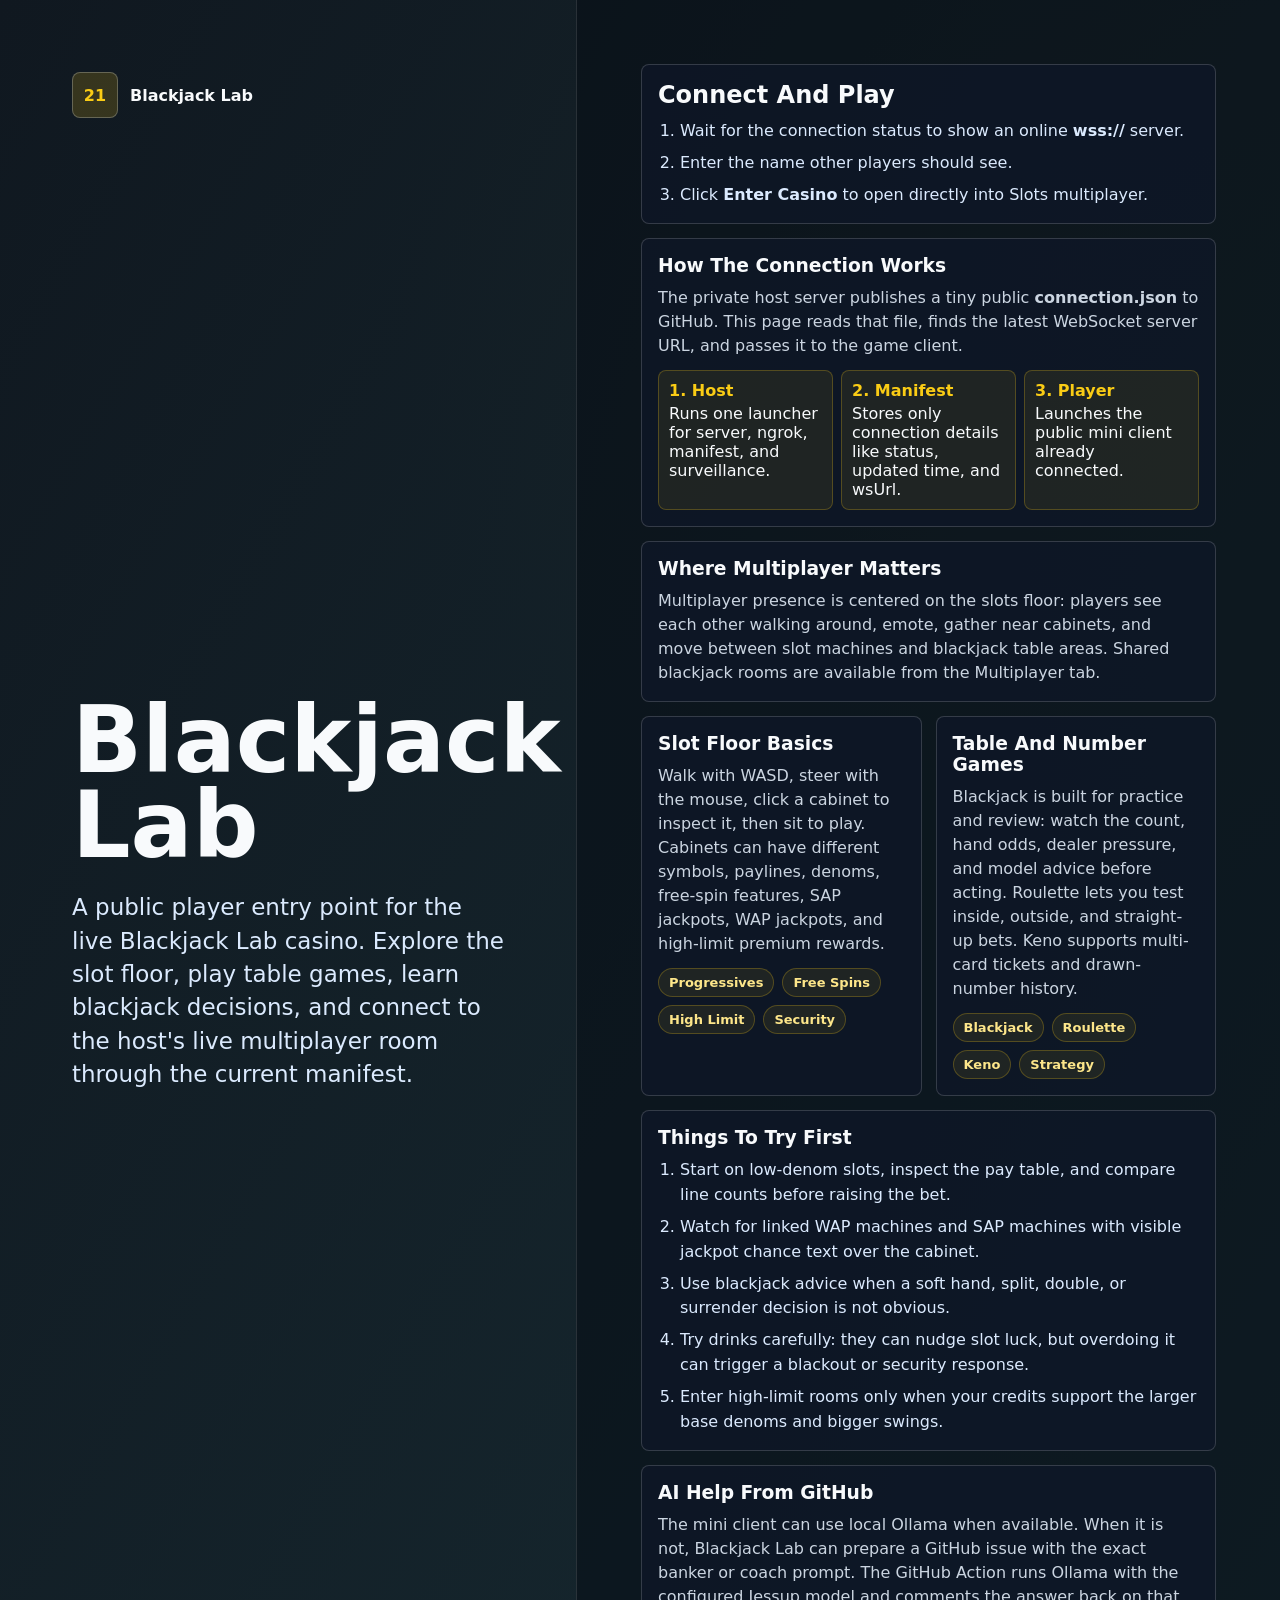
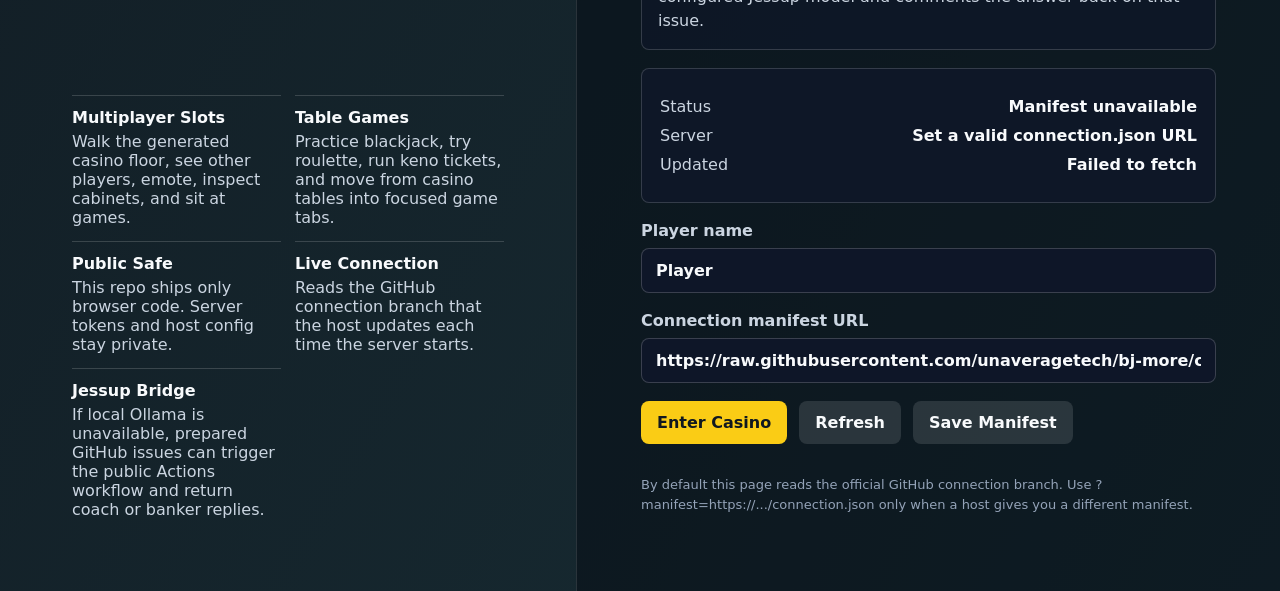
<file: index.html>
<!doctype html>
<html lang="en">
  <head>
    <meta charset="utf-8">
    <meta name="viewport" content="width=device-width, initial-scale=1">
    <title>Blackjack Lab Mini Client</title>
    <style>
      * {
        box-sizing: border-box;
      }

      body {
        margin: 0;
        min-height: 100vh;
        display: block;
        background:
          linear-gradient(120deg, rgba(16, 24, 32, 0.94), rgba(25, 48, 55, 0.88)),
          radial-gradient(circle at 82% 12%, rgba(250, 204, 21, 0.2), transparent 30%),
          #101820;
        color: #f8fafc;
        font-family: Inter, ui-sans-serif, system-ui, -apple-system, BlinkMacSystemFont, "Segoe UI", sans-serif;
      }

      a {
        color: inherit;
      }

      strong {
        font-weight: 800;
      }

      .page-shell {
        min-height: 100vh;
        display: grid;
        grid-template-columns: minmax(260px, 0.9fr) minmax(320px, 1.1fr);
      }

      .hero {
        padding: clamp(32px, 6vw, 72px);
        display: flex;
        flex-direction: column;
        justify-content: space-between;
        gap: 40px;
      }

      .brand-mark {
        display: inline-flex;
        align-items: center;
        gap: 12px;
        color: #f8fafc;
        font-weight: 800;
      }

      .brand-mark span {
        display: grid;
        place-items: center;
        width: 46px;
        height: 46px;
        border: 1px solid rgba(255, 255, 255, 0.24);
        background: rgba(250, 204, 21, 0.16);
        color: #facc15;
        border-radius: 8px;
      }

      h1 {
        max-width: 760px;
        margin: 0;
        font-size: clamp(44px, 8vw, 92px);
        line-height: 0.92;
        letter-spacing: 0;
      }

      .lead {
        max-width: 680px;
        color: #dbeafe;
        font-size: clamp(17px, 2.2vw, 23px);
        line-height: 1.45;
      }

      .launch-panel {
        align-self: stretch;
        display: flex;
        flex-direction: column;
        justify-content: center;
        gap: 18px;
        padding: clamp(24px, 5vw, 64px);
        background: rgba(5, 10, 18, 0.5);
        border-left: 1px solid rgba(255, 255, 255, 0.12);
      }

      .status-box {
        border: 1px solid rgba(255, 255, 255, 0.16);
        background: rgba(15, 23, 42, 0.74);
        border-radius: 8px;
        padding: 18px;
      }

      .status-line {
        display: flex;
        justify-content: space-between;
        gap: 16px;
        margin: 10px 0;
        color: #cbd5e1;
      }

      .status-line strong {
        color: #f8fafc;
        word-break: break-all;
      }

      label {
        display: grid;
        gap: 8px;
        color: #cbd5e1;
        font-weight: 700;
      }

      input {
        width: 100%;
        border: 1px solid rgba(255, 255, 255, 0.18);
        border-radius: 8px;
        padding: 12px 14px;
        background: rgba(15, 23, 42, 0.9);
        color: #f8fafc;
        font: inherit;
      }

      .actions {
        display: flex;
        flex-wrap: wrap;
        gap: 12px;
      }

      .primary-link,
      button {
        border: 0;
        border-radius: 8px;
        padding: 12px 16px;
        background: #facc15;
        color: #101820;
        font: inherit;
        font-weight: 800;
        cursor: pointer;
        text-decoration: none;
      }

      button.secondary {
        background: rgba(255, 255, 255, 0.12);
        color: #f8fafc;
      }

      .feature-grid {
        display: grid;
        grid-template-columns: repeat(2, minmax(0, 1fr));
        gap: 14px;
      }

      .info-stack {
        display: grid;
        gap: 14px;
      }

      .guide-grid {
        display: grid;
        grid-template-columns: repeat(2, minmax(0, 1fr));
        gap: 14px;
      }

      .feature {
        border-top: 1px solid rgba(255, 255, 255, 0.16);
        padding-top: 12px;
        color: #cbd5e1;
      }

      .feature strong {
        display: block;
        color: #f8fafc;
        margin-bottom: 5px;
      }

      .guide-card {
        border: 1px solid rgba(255, 255, 255, 0.16);
        background: rgba(15, 23, 42, 0.62);
        border-radius: 8px;
        padding: 16px;
      }

      .guide-card h2,
      .guide-card h3 {
        margin: 0 0 10px;
        letter-spacing: 0;
      }

      .guide-card p {
        margin: 0;
        color: #cbd5e1;
        line-height: 1.5;
      }

      .step-list {
        margin: 0;
        padding-left: 22px;
        color: #dbeafe;
        line-height: 1.55;
      }

      .step-list li + li {
        margin-top: 7px;
      }

      .tag-list {
        display: flex;
        flex-wrap: wrap;
        gap: 8px;
        margin-top: 12px;
      }

      .tag-list span {
        border: 1px solid rgba(250, 204, 21, 0.24);
        border-radius: 999px;
        padding: 6px 10px;
        background: rgba(250, 204, 21, 0.08);
        color: #fde68a;
        font-size: 13px;
        font-weight: 800;
      }

      .connection-map {
        display: grid;
        grid-template-columns: repeat(3, minmax(0, 1fr));
        gap: 8px;
        margin-top: 12px;
      }

      .connection-map div {
        border: 1px solid rgba(250, 204, 21, 0.24);
        border-radius: 8px;
        padding: 10px;
        background: rgba(250, 204, 21, 0.08);
        color: #f8fafc;
        min-height: 72px;
      }

      .connection-map span {
        display: block;
        color: #facc15;
        font-weight: 800;
        margin-bottom: 4px;
      }

      .fine {
        color: #94a3b8;
        font-size: 13px;
        line-height: 1.5;
      }

      @media (max-width: 820px) {
        .page-shell {
          grid-template-columns: 1fr;
        }

        .launch-panel {
          border-left: 0;
          border-top: 1px solid rgba(255, 255, 255, 0.12);
        }

        .connection-map {
          grid-template-columns: 1fr;
        }

        .guide-grid {
          grid-template-columns: 1fr;
        }
      }
    </style>
  </head>
  <body>
    <div class="page-shell">
      <section class="hero">
        <div class="brand-mark"><span>21</span> Blackjack Lab</div>
        <div>
          <h1>Blackjack Lab</h1>
          <p class="lead">A public player entry point for the live Blackjack Lab casino. Explore the slot floor, play table games, learn blackjack decisions, and connect to the host's live multiplayer room through the current manifest.</p>
        </div>
        <div class="feature-grid">
          <div class="feature"><strong>Multiplayer Slots</strong> Walk the generated casino floor, see other players, emote, inspect cabinets, and sit at games.</div>
          <div class="feature"><strong>Table Games</strong> Practice blackjack, try roulette, run keno tickets, and move from casino tables into focused game tabs.</div>
          <div class="feature"><strong>Public Safe</strong> This repo ships only browser code. Server tokens and host config stay private.</div>
          <div class="feature"><strong>Live Connection</strong> Reads the GitHub connection branch that the host updates each time the server starts.</div>
          <div class="feature"><strong>Jessup Bridge</strong> If local Ollama is unavailable, prepared GitHub issues can trigger the public Actions workflow and return coach or banker replies.</div>
        </div>
      </section>

      <section class="launch-panel">
        <div class="info-stack">
          <div class="guide-card">
            <h2>Connect And Play</h2>
            <ol class="step-list">
              <li>Wait for the connection status to show an online <strong>wss://</strong> server.</li>
              <li>Enter the name other players should see.</li>
              <li>Click <strong>Enter Casino</strong> to open directly into Slots multiplayer.</li>
            </ol>
          </div>

          <div class="guide-card">
            <h3>How The Connection Works</h3>
            <p>The private host server publishes a tiny public <strong>connection.json</strong> to GitHub. This page reads that file, finds the latest WebSocket server URL, and passes it to the game client.</p>
            <div class="connection-map">
              <div><span>1. Host</span>Runs one launcher for server, ngrok, manifest, and surveillance.</div>
              <div><span>2. Manifest</span>Stores only connection details like status, updated time, and wsUrl.</div>
              <div><span>3. Player</span>Launches the public mini client already connected.</div>
            </div>
          </div>

          <div class="guide-card">
            <h3>Where Multiplayer Matters</h3>
            <p>Multiplayer presence is centered on the slots floor: players see each other walking around, emote, gather near cabinets, and move between slot machines and blackjack table areas. Shared blackjack rooms are available from the Multiplayer tab.</p>
          </div>

          <div class="guide-grid">
            <div class="guide-card">
              <h3>Slot Floor Basics</h3>
              <p>Walk with WASD, steer with the mouse, click a cabinet to inspect it, then sit to play. Cabinets can have different symbols, paylines, denoms, free-spin features, SAP jackpots, WAP jackpots, and high-limit premium rewards.</p>
              <div class="tag-list"><span>Progressives</span><span>Free Spins</span><span>High Limit</span><span>Security</span></div>
            </div>

            <div class="guide-card">
              <h3>Table And Number Games</h3>
              <p>Blackjack is built for practice and review: watch the count, hand odds, dealer pressure, and model advice before acting. Roulette lets you test inside, outside, and straight-up bets. Keno supports multi-card tickets and drawn-number history.</p>
              <div class="tag-list"><span>Blackjack</span><span>Roulette</span><span>Keno</span><span>Strategy</span></div>
            </div>
          </div>

          <div class="guide-card">
            <h3>Things To Try First</h3>
            <ol class="step-list">
              <li>Start on low-denom slots, inspect the pay table, and compare line counts before raising the bet.</li>
              <li>Watch for linked WAP machines and SAP machines with visible jackpot chance text over the cabinet.</li>
              <li>Use blackjack advice when a soft hand, split, double, or surrender decision is not obvious.</li>
              <li>Try drinks carefully: they can nudge slot luck, but overdoing it can trigger a blackout or security response.</li>
              <li>Enter high-limit rooms only when your credits support the larger base denoms and bigger swings.</li>
            </ol>
          </div>

          <div class="guide-card">
            <h3>AI Help From GitHub</h3>
            <p>The mini client can use local Ollama when available. When it is not, Blackjack Lab can prepare a GitHub issue with the exact banker or coach prompt. The GitHub Action runs Ollama with the configured Jessup model and comments the answer back on that issue.</p>
          </div>
        </div>

        <div class="status-box">
          <div class="status-line"><span>Status</span><strong id="manifestStatus">Checking manifest...</strong></div>
          <div class="status-line"><span>Server</span><strong id="serverUrl">Waiting</strong></div>
          <div class="status-line"><span>Updated</span><strong id="updatedAt">Unknown</strong></div>
        </div>

        <label>
          Player name
          <input id="playerName" maxlength="32" value="Player">
        </label>

        <label>
          Connection manifest URL
          <input id="manifestUrl" placeholder="https://host.github.io/connection-repo/connection.json">
        </label>

        <div class="actions">
          <a id="launchLink" class="primary-link" href="./play.html?view=slots">Enter Casino</a>
          <button id="refreshManifest" class="secondary" type="button">Refresh</button>
          <button id="saveManifest" class="secondary" type="button">Save Manifest</button>
        </div>

        <p class="fine">By default this page reads the official GitHub connection branch. Use ?manifest=https://.../connection.json only when a host gives you a different manifest.</p>
      </section>
    </div>

    <script src="./connection-settings.js"></script>
    <script>
      const params = new URLSearchParams(location.search);
      const manifestInput = document.querySelector("#manifestUrl");
      const playerInput = document.querySelector("#playerName");
      const statusEl = document.querySelector("#manifestStatus");
      const serverEl = document.querySelector("#serverUrl");
      const updatedEl = document.querySelector("#updatedAt");
      const launchLink = document.querySelector("#launchLink");

      function savedManifestUrl() {
        return params.get("manifest") || window.BLACKJACK_CONNECTION_MANIFEST_URL || localStorage.getItem("blackjack_manifest_url") || "./connection.json";
      }

      function safeName() {
        return (playerInput.value || "Player").replace(/[^\w -]/g, "").trim().slice(0, 32) || "Player";
      }

      function setLaunch(wsUrl) {
        const url = new URL("./play.html", location.href);
        url.searchParams.set("view", "slots");
        url.searchParams.set("mpServer", wsUrl);
        url.searchParams.set("mpName", safeName());
        url.searchParams.set("v", Date.now().toString());
        launchLink.href = url.toString();
      }

      async function loadManifest() {
        const manifestUrl = manifestInput.value.trim() || savedManifestUrl();
        manifestInput.value = manifestUrl;
        statusEl.textContent = "Checking...";
        try {
          const response = await fetch(manifestUrl, { cache: "no-store" });
          if (!response.ok) throw new Error(`HTTP ${response.status}`);
          const manifest = await response.json();
          if (!manifest.wsUrl) throw new Error("wsUrl missing");
          statusEl.textContent = manifest.status || "online";
          serverEl.textContent = manifest.wsUrl;
          updatedEl.textContent = manifest.updatedAt || "Unknown";
          setLaunch(manifest.wsUrl);
        } catch (error) {
          statusEl.textContent = "Manifest unavailable";
          serverEl.textContent = "Set a valid connection.json URL";
          updatedEl.textContent = error.message || "Unknown error";
          setLaunch("ws://localhost:9000");
        }
      }

      document.querySelector("#refreshManifest").addEventListener("click", loadManifest);
      document.querySelector("#saveManifest").addEventListener("click", () => {
        localStorage.setItem("blackjack_manifest_url", manifestInput.value.trim());
        loadManifest();
      });
      playerInput.addEventListener("input", () => {
        const server = serverEl.textContent;
        if (server.startsWith("ws")) setLaunch(server);
      });

      manifestInput.value = savedManifestUrl();
      loadManifest();
    </script>
  </body>
</html>
</file>
